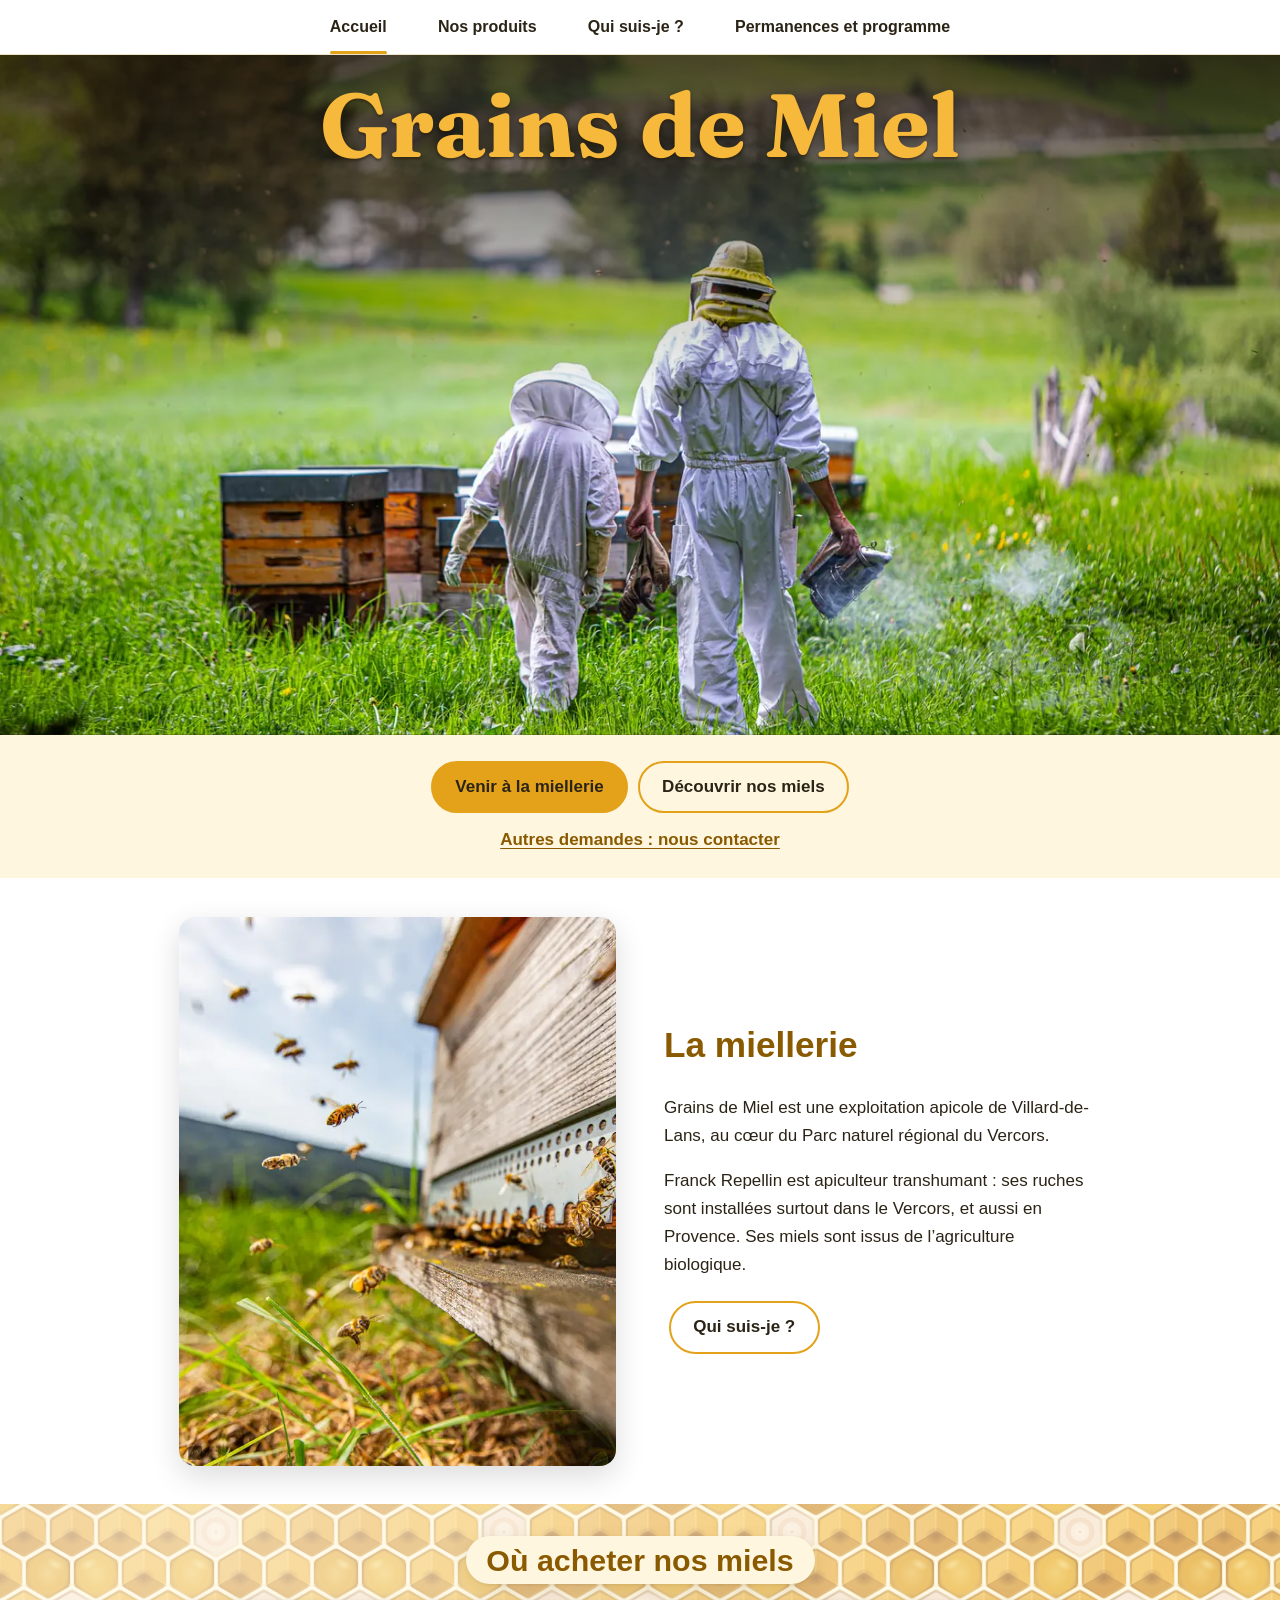
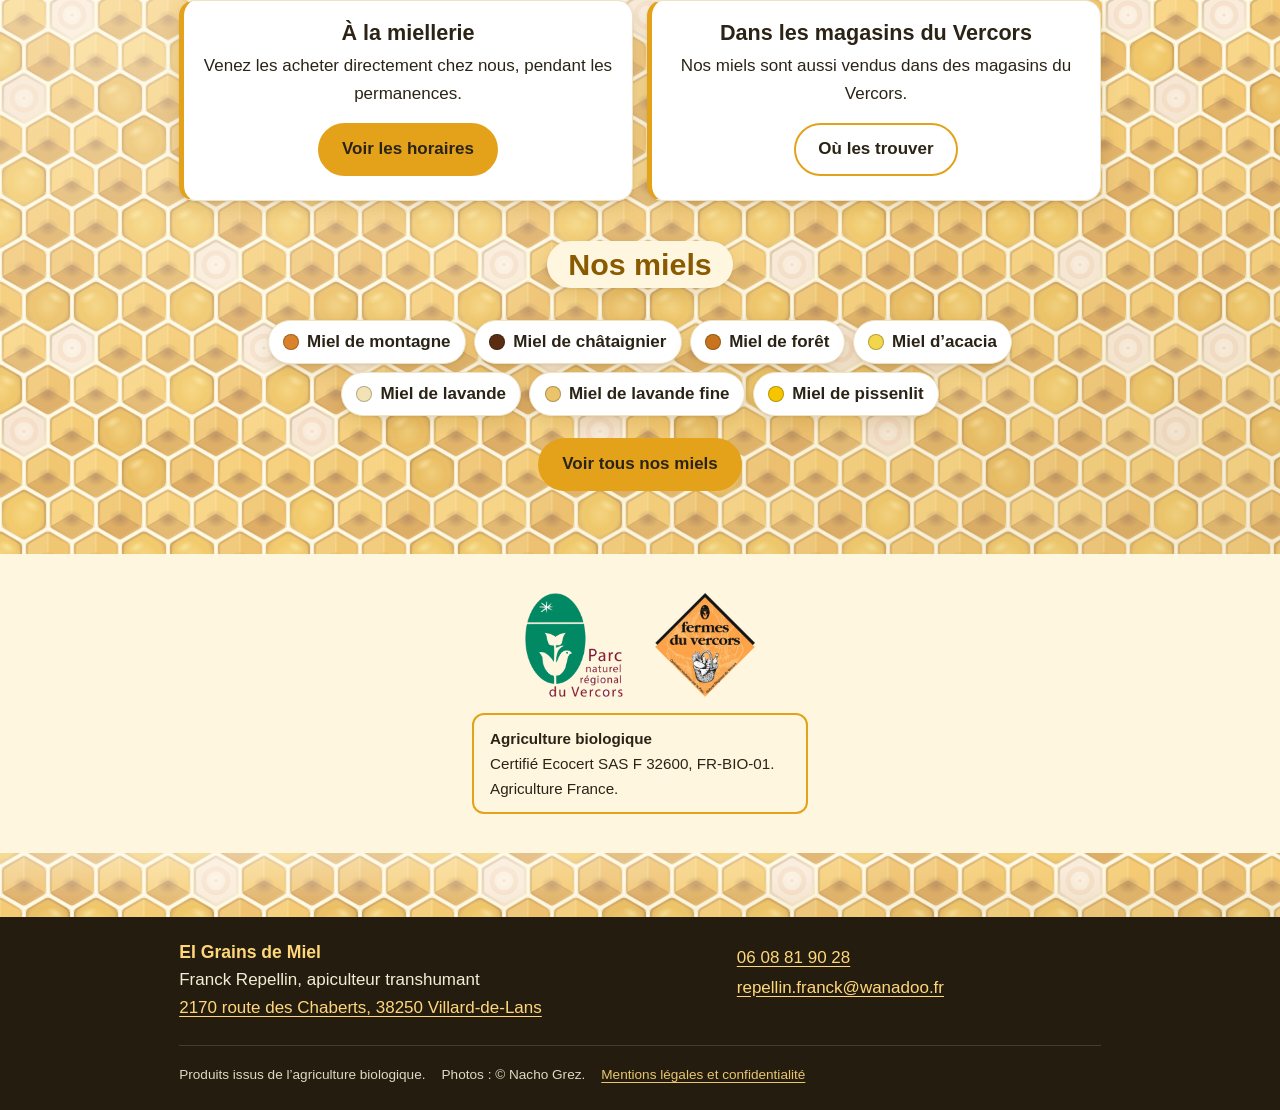
<file: index.html>
<!doctype html>
<html lang="fr"><head><meta charset="utf-8">
<meta name="viewport" content="width=device-width, initial-scale=1, viewport-fit=cover">
<title>Grains de Miel – Miellerie bio à Villard-de-Lans, Vercors</title><meta name="description" content="Grains de Miel, miellerie bio de Franck Repellin, apiculteur transhumant à Villard-de-Lans (Vercors). Vente directe, goûters et ateliers."><meta name="robots" content="index,follow,max-image-preview:large">
<meta name="color-scheme" content="light dark"><meta name="theme-color" content="#E3A21A">
<meta property="og:title" content="Grains de Miel – Miellerie bio à Villard-de-Lans, Vercors"><meta property="og:description" content="Grains de Miel, miellerie bio de Franck Repellin, apiculteur transhumant à Villard-de-Lans (Vercors). Vente directe, goûters et ateliers."><meta property="og:type" content="website"><meta property="og:locale" content="fr_FR"><meta property="og:site_name" content="Grains de Miel"><link rel="canonical" href="https://grains-de-miel.github.io/"><meta property="og:url" content="https://grains-de-miel.github.io/"><meta property="og:image" content="https://grains-de-miel.github.io/img/og.jpg"><meta property="og:image:width" content="1200"><meta property="og:image:height" content="630"><meta name="twitter:card" content="summary_large_image">
<link rel="icon" href="img/favicon.svg" type="image/svg+xml"><link rel="preload" as="font" type="font/woff2" href="fonts/fraunces-titre.woff2" crossorigin><link rel="preload" as="image" href="img/franck-1400.webp" imagesrcset="img/franck-800.webp 800w, img/franck-1400.webp 1400w, img/franck-2000.webp 2000w" imagesizes="100vw">
<script>document.documentElement.className="js"</script>
<link rel="stylesheet" href="style.css?v=2.6"><script type="application/ld+json">{"@context": "https://schema.org", "@type": "LocalBusiness", "name": "Grains de Miel", "url": "https://grains-de-miel.github.io/", "image": "https://grains-de-miel.github.io/img/og.jpg", "description": "Miellerie bio et apiculteur transhumant à Villard-de-Lans, dans le Vercors. Vente directe de miels.", "telephone": "+33608819028", "email": "repellin.franck@wanadoo.fr", "identifier": "44109923100025", "hasMap": "https://maps.app.goo.gl/J6FmxKRYD6gsowgJ6", "founder": {"@type": "Person", "name": "Franck Repellin"}, "address": {"@type": "PostalAddress", "streetAddress": "2170 route des Chaberts", "postalCode": "38250", "addressLocality": "Villard-de-Lans", "addressCountry": "FR"}, "openingHoursSpecification": [{"@type": "OpeningHoursSpecification", "dayOfWeek": "Wednesday", "opens": "16:00", "closes": "18:30"}, {"@type": "OpeningHoursSpecification", "dayOfWeek": "Friday", "opens": "16:30", "closes": "18:30"}]}</script></head>
<body><a class="skip" href="#contenu">Aller au contenu</a>
<header class="top"><nav aria-label="Menu principal"><ul><li><a href="index.html" aria-current="page">Accueil</a></li><li><a href="produits.html">Nos produits</a></li><li><a href="qui-suis-je.html">Qui suis&#8209;je&nbsp;?</a></li><li><a href="permanences.html">Permanences et&nbsp;programme</a></li></ul></nav></header>
<main id="contenu"><section class="hero"><img src="img/franck-1400.webp" srcset="img/franck-800.webp 800w, img/franck-1400.webp 1400w, img/franck-2000.webp 2000w" sizes="100vw" width="2000" height="1334" fetchpriority="high" alt="Franck et son fils, en tenue d’apiculteur, marchent vers les ruches dans une prairie du Vercors"><h1>Grains de Miel</h1></section>
<section class="cta"><a class="btn" href="permanences.html">Venir à la miellerie</a><a class="btn alt" href="produits.html">Découvrir nos miels</a><br><a class="lien" href="permanences.html#contact">Autres demandes : nous contacter</a></section>
<section class="wrap split"><img class="rv" src="img/abeilles-1000.webp" srcset="img/abeilles-600.webp 600w, img/abeilles-1000.webp 1000w" sizes="(min-width:760px) 460px, 100vw" width="1000" height="1257" loading="lazy" decoding="async" alt="Abeilles qui reviennent à l’entrée d’une ruche, avec la montagne en arrière-plan"><div class="rv" style="--d:.1s">
<h2>La miellerie</h2><p>Grains de Miel est une exploitation apicole de Villard-de-Lans, au cœur du Parc naturel régional du Vercors.</p>
<p>Franck Repellin est apiculteur transhumant : ses ruches sont installées surtout dans le Vercors, et aussi en Provence. Ses miels sont issus de l’agriculture biologique.</p>
<a class="btn alt" href="qui-suis-je.html">Qui suis-je ?</a></div></section>
<section class="alv"><div class="wrap center"><h2 class="plaque rv">Où acheter nos miels</h2><div class="days two"><div class="card rv"><h3>À la miellerie</h3><p>Venez les acheter directement chez nous, pendant les permanences.</p><a class="btn" href="permanences.html">Voir les horaires</a></div><div class="card rv" style="--d:.1s"><h3>Dans les magasins du Vercors</h3><p>Nos miels sont aussi vendus dans des magasins du Vercors.</p><a class="btn alt" href="produits.html#acheter">Où les trouver</a></div></div></div>
<div class="wrap center rv"><h2 class="plaque">Nos miels</h2><div class="chips" style="justify-content:center"><a href="produits.html" style="--c:#D9822B"><i></i>Miel de montagne</a><a href="produits.html" style="--c:#5a2d12"><i></i>Miel de châtaignier</a><a href="produits.html" style="--c:#C8741E"><i></i>Miel de forêt</a><a href="produits.html" style="--c:#F2D64B"><i></i>Miel d’acacia</a><a href="produits.html" style="--c:#F1E3B5"><i></i>Miel de lavande</a><a href="produits.html" style="--c:#EAC36A"><i></i>Miel de lavande fine</a><a href="produits.html" style="--c:#F7C500"><i></i>Miel de pissenlit</a></div><p><a class="btn" href="produits.html">Voir tous nos miels</a></p></div></section>
<section class="soft"><div class="wrap rv"><div class="logos"><img src="img/logo-parc-vercors.png" width="300" height="318" loading="lazy" alt="Parc naturel régional du Vercors"><img src="img/logo-fermes-vercors.png" width="300" height="312" loading="lazy" alt="Fermes du Vercors, opération soutenue par le Parc naturel régional du Vercors"></div><div class="center"><p class="bio"><strong>Agriculture biologique</strong><br>Certifié Ecocert SAS F 32600, FR-BIO-01. Agriculture France.</p></div></div></section></main>
<div class="ruban" aria-hidden="true"></div>
<footer><div class="wrap">
<div><h2>EI Grains de Miel</h2><p>Franck Repellin, apiculteur transhumant<br><a href="https://maps.app.goo.gl/J6FmxKRYD6gsowgJ6" rel="noopener" target="_blank">2170 route des Chaberts, 38250 Villard-de-Lans</a></p></div>
<div><p><a href="tel:+33608819028">06 08 81 90 28</a><br><a href="mailto:repellin.franck@wanadoo.fr">repellin.franck@wanadoo.fr</a></p></div>
<p class="fine"><span>Produits issus de l’agriculture biologique.</span><span>Photos : © Nacho Grez.</span><a href="mentions-legales.html">Mentions légales et confidentialité</a></p>
</div></footer><script src="script.js?v=2.4" defer></script></body></html>
</file>
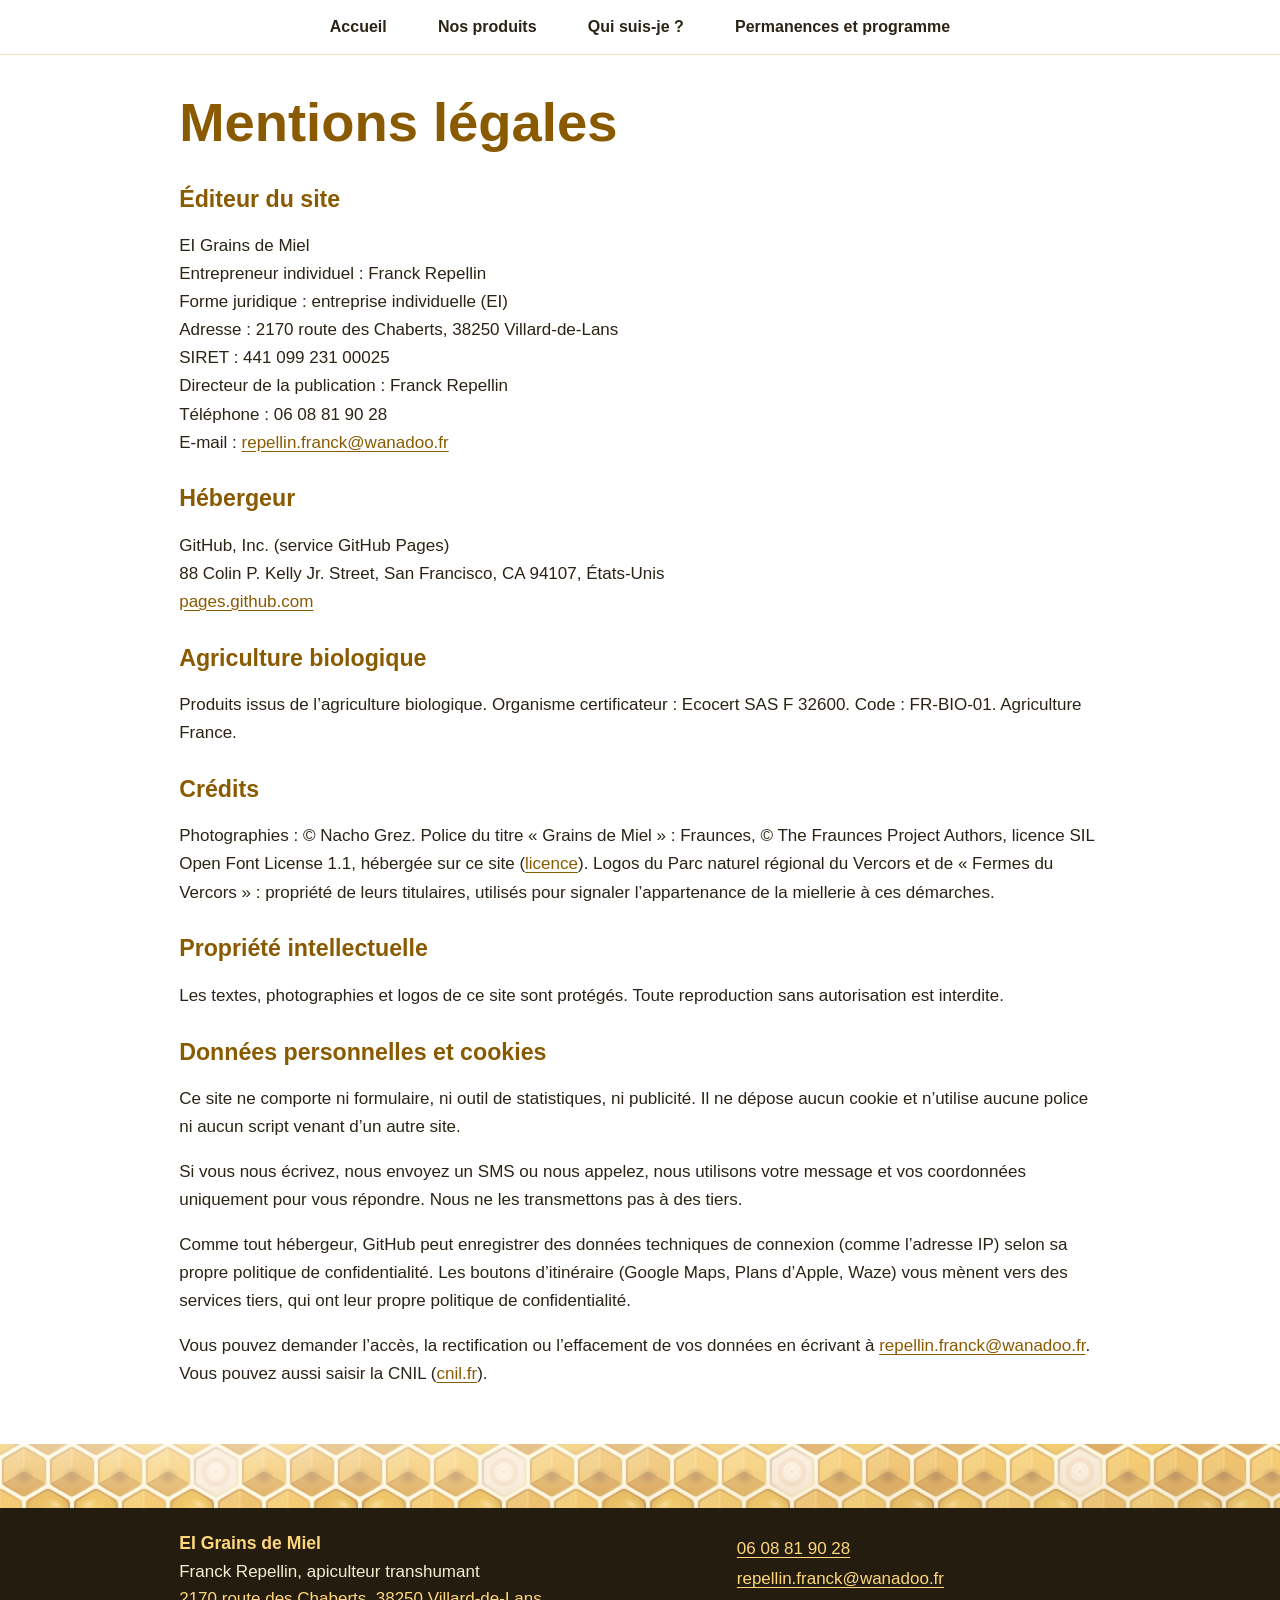
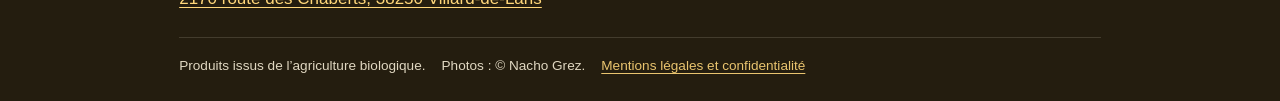
<file: mentions-legales.html>
<!doctype html>
<html lang="fr"><head><meta charset="utf-8">
<meta name="viewport" content="width=device-width, initial-scale=1, viewport-fit=cover">
<title>Mentions légales et confidentialité – Grains de Miel</title><meta name="description" content="Mentions légales et politique de confidentialité du site Grains de Miel."><meta name="robots" content="index,follow,max-image-preview:large">
<meta name="color-scheme" content="light dark"><meta name="theme-color" content="#E3A21A">
<meta property="og:title" content="Mentions légales et confidentialité – Grains de Miel"><meta property="og:description" content="Mentions légales et politique de confidentialité du site Grains de Miel."><meta property="og:type" content="website"><meta property="og:locale" content="fr_FR"><meta property="og:site_name" content="Grains de Miel"><link rel="canonical" href="https://grains-de-miel.github.io/mentions-legales.html"><meta property="og:url" content="https://grains-de-miel.github.io/mentions-legales.html"><meta property="og:image" content="https://grains-de-miel.github.io/img/og.jpg"><meta property="og:image:width" content="1200"><meta property="og:image:height" content="630"><meta name="twitter:card" content="summary_large_image">
<link rel="icon" href="img/favicon.svg" type="image/svg+xml">
<script>document.documentElement.className="js"</script>
<link rel="stylesheet" href="style.css?v=2.6"></head>
<body><a class="skip" href="#contenu">Aller au contenu</a>
<header class="top"><nav aria-label="Menu principal"><ul><li><a href="index.html">Accueil</a></li><li><a href="produits.html">Nos produits</a></li><li><a href="qui-suis-je.html">Qui suis&#8209;je&nbsp;?</a></li><li><a href="permanences.html">Permanences et&nbsp;programme</a></li></ul></nav></header>
<main id="contenu">
<section class="wrap pagehead legal"><h1>Mentions légales</h1>
<h2>Éditeur du site</h2><p>EI Grains de Miel<br>Entrepreneur individuel : Franck Repellin<br>Forme juridique : entreprise individuelle (EI)<br>Adresse : 2170 route des Chaberts, 38250 Villard-de-Lans<br>SIRET : 441 099 231 00025<br>Directeur de la publication : Franck Repellin<br>Téléphone : 06 08 81 90 28<br>E-mail : <a href="mailto:repellin.franck@wanadoo.fr">repellin.franck@wanadoo.fr</a></p>
<h2>Hébergeur</h2><p>GitHub, Inc. (service GitHub Pages)<br>88 Colin P. Kelly Jr. Street, San Francisco, CA 94107, États-Unis<br><a href="https://pages.github.com/">pages.github.com</a></p>
<h2>Agriculture biologique</h2><p>Produits issus de l’agriculture biologique. Organisme certificateur : Ecocert SAS F 32600. Code : FR-BIO-01. Agriculture France.</p>
<h2>Crédits</h2><p>Photographies : © Nacho Grez. Police du titre « Grains de Miel » : Fraunces, © The Fraunces Project Authors, licence SIL Open Font License 1.1, hébergée sur ce site (<a href="fonts/OFL.txt">licence</a>). Logos du Parc naturel régional du Vercors et de « Fermes du Vercors » : propriété de leurs titulaires, utilisés pour signaler l’appartenance de la miellerie à ces démarches.</p>
<h2>Propriété intellectuelle</h2><p>Les textes, photographies et logos de ce site sont protégés. Toute reproduction sans autorisation est interdite.</p>
<h2>Données personnelles et cookies</h2><p>Ce site ne comporte ni formulaire, ni outil de statistiques, ni publicité. Il ne dépose aucun cookie et n’utilise aucune police ni aucun script venant d’un autre site.</p>
<p>Si vous nous écrivez, nous envoyez un SMS ou nous appelez, nous utilisons votre message et vos coordonnées uniquement pour vous répondre. Nous ne les transmettons pas à des tiers.</p>
<p>Comme tout hébergeur, GitHub peut enregistrer des données techniques de connexion (comme l’adresse IP) selon sa propre politique de confidentialité. Les boutons d’itinéraire (Google Maps, Plans d’Apple, Waze) vous mènent vers des services tiers, qui ont leur propre politique de confidentialité.</p>
<p>Vous pouvez demander l’accès, la rectification ou l’effacement de vos données en écrivant à <a href="mailto:repellin.franck@wanadoo.fr">repellin.franck@wanadoo.fr</a>. Vous pouvez aussi saisir la CNIL (<a href="https://www.cnil.fr">cnil.fr</a>).</p></section></main>
<div class="ruban" aria-hidden="true"></div>
<footer><div class="wrap">
<div><h2>EI Grains de Miel</h2><p>Franck Repellin, apiculteur transhumant<br><a href="https://maps.app.goo.gl/J6FmxKRYD6gsowgJ6" rel="noopener" target="_blank">2170 route des Chaberts, 38250 Villard-de-Lans</a></p></div>
<div><p><a href="tel:+33608819028">06 08 81 90 28</a><br><a href="mailto:repellin.franck@wanadoo.fr">repellin.franck@wanadoo.fr</a></p></div>
<p class="fine"><span>Produits issus de l’agriculture biologique.</span><span>Photos : © Nacho Grez.</span><a href="mentions-legales.html">Mentions légales et confidentialité</a></p>
</div></footer><script src="script.js?v=2.4" defer></script></body></html>
</file>
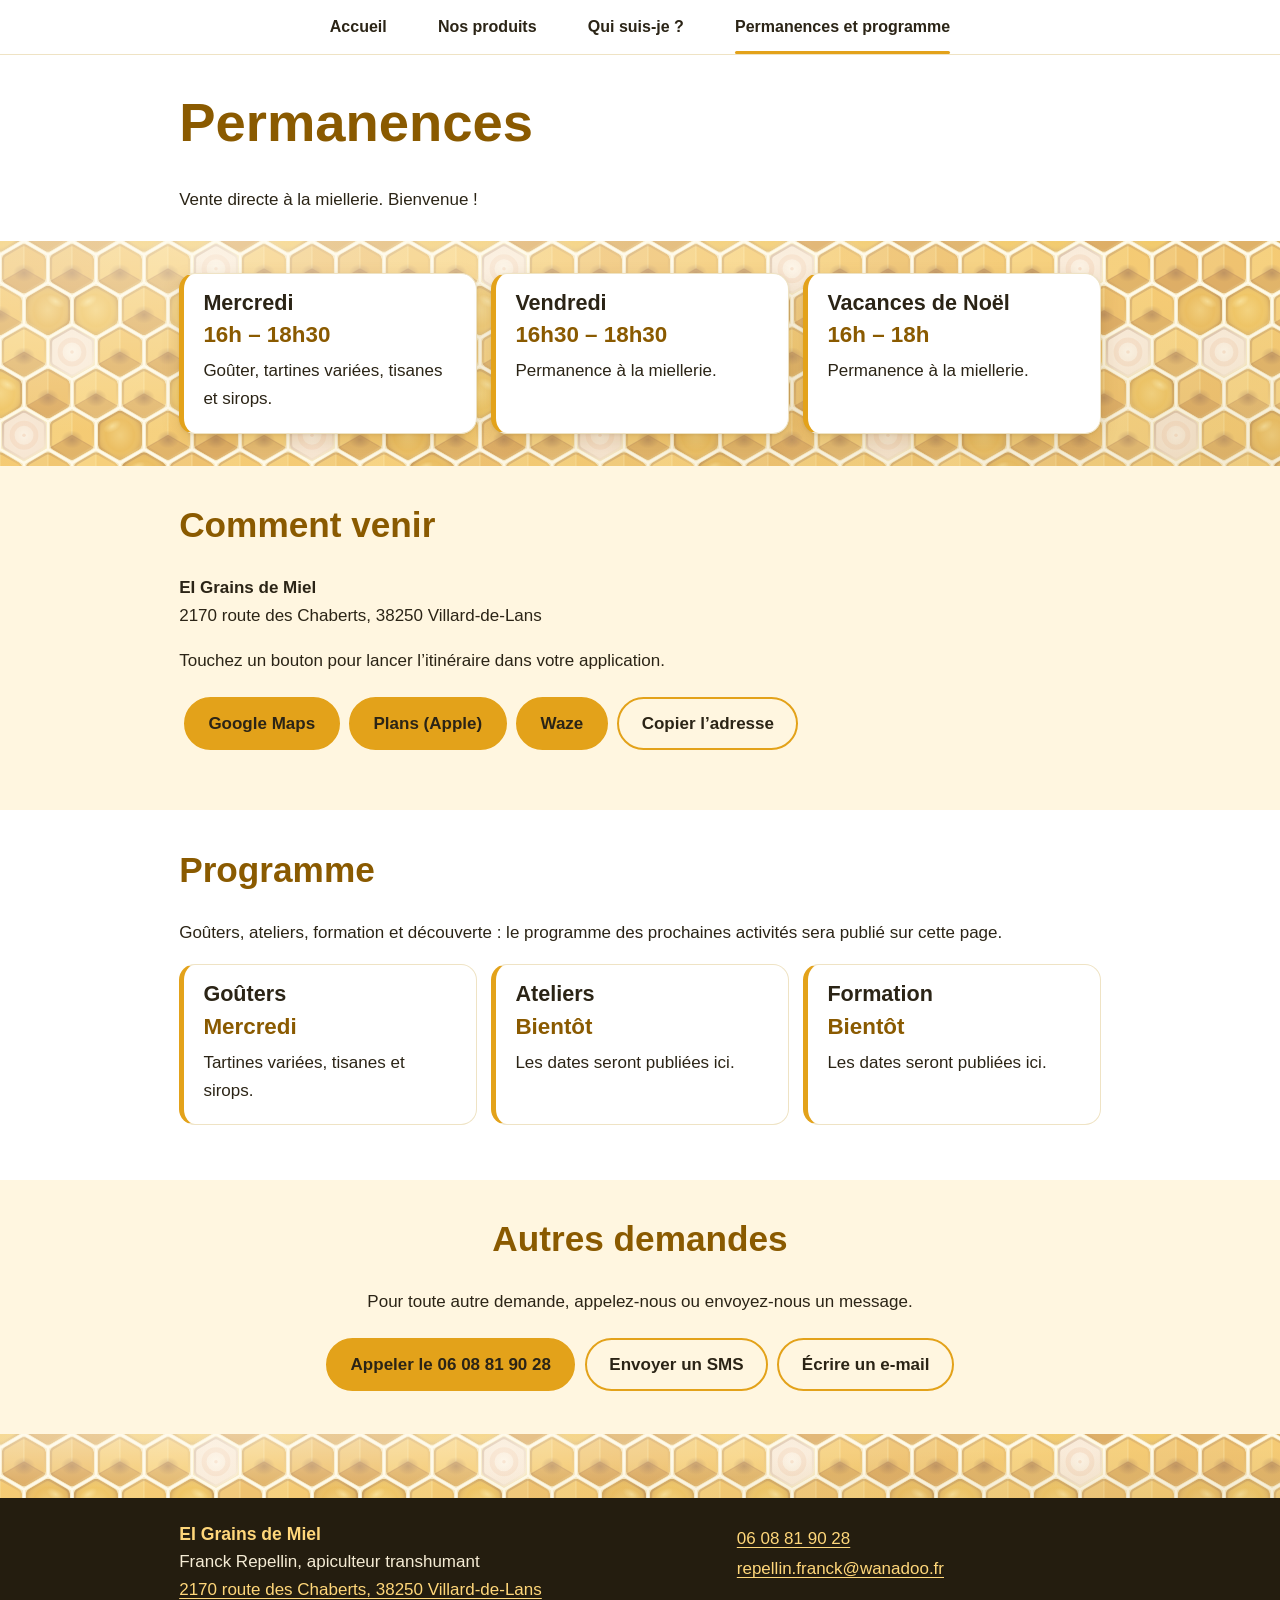
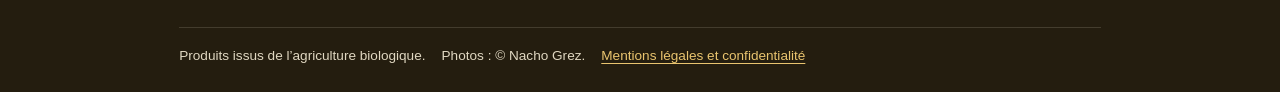
<file: permanences.html>
<!doctype html>
<html lang="fr"><head><meta charset="utf-8">
<meta name="viewport" content="width=device-width, initial-scale=1, viewport-fit=cover">
<title>Permanences, horaires et programme – Grains de Miel</title><meta name="description" content="Permanences à la miellerie de Villard-de-Lans le mercredi, le vendredi et pendant les vacances de Noël. Itinéraire et programme des activités."><meta name="robots" content="index,follow,max-image-preview:large">
<meta name="color-scheme" content="light dark"><meta name="theme-color" content="#E3A21A">
<meta property="og:title" content="Permanences, horaires et programme – Grains de Miel"><meta property="og:description" content="Permanences à la miellerie de Villard-de-Lans le mercredi, le vendredi et pendant les vacances de Noël. Itinéraire et programme des activités."><meta property="og:type" content="website"><meta property="og:locale" content="fr_FR"><meta property="og:site_name" content="Grains de Miel"><link rel="canonical" href="https://grains-de-miel.github.io/permanences.html"><meta property="og:url" content="https://grains-de-miel.github.io/permanences.html"><meta property="og:image" content="https://grains-de-miel.github.io/img/og.jpg"><meta property="og:image:width" content="1200"><meta property="og:image:height" content="630"><meta name="twitter:card" content="summary_large_image">
<link rel="icon" href="img/favicon.svg" type="image/svg+xml">
<script>document.documentElement.className="js"</script>
<link rel="stylesheet" href="style.css?v=2.6"><script type="application/ld+json">{"@context": "https://schema.org", "@type": "LocalBusiness", "name": "Grains de Miel", "url": "https://grains-de-miel.github.io/", "image": "https://grains-de-miel.github.io/img/og.jpg", "description": "Miellerie bio et apiculteur transhumant à Villard-de-Lans, dans le Vercors. Vente directe de miels.", "telephone": "+33608819028", "email": "repellin.franck@wanadoo.fr", "identifier": "44109923100025", "hasMap": "https://maps.app.goo.gl/J6FmxKRYD6gsowgJ6", "founder": {"@type": "Person", "name": "Franck Repellin"}, "address": {"@type": "PostalAddress", "streetAddress": "2170 route des Chaberts", "postalCode": "38250", "addressLocality": "Villard-de-Lans", "addressCountry": "FR"}, "openingHoursSpecification": [{"@type": "OpeningHoursSpecification", "dayOfWeek": "Wednesday", "opens": "16:00", "closes": "18:30"}, {"@type": "OpeningHoursSpecification", "dayOfWeek": "Friday", "opens": "16:30", "closes": "18:30"}]}</script></head>
<body><a class="skip" href="#contenu">Aller au contenu</a>
<header class="top"><nav aria-label="Menu principal"><ul><li><a href="index.html">Accueil</a></li><li><a href="produits.html">Nos produits</a></li><li><a href="qui-suis-je.html">Qui suis&#8209;je&nbsp;?</a></li><li><a href="permanences.html" aria-current="page">Permanences et&nbsp;programme</a></li></ul></nav></header>
<main id="contenu">
<section class="wrap pagehead court"><h1>Permanences</h1><p>Vente directe à la miellerie. Bienvenue !</p></section>
<section class="alv"><div class="wrap"><div class="days"><div class="card rv"><h3>Mercredi</h3><p class="h">16h – 18h30</p><p>Goûter, tartines variées, tisanes et sirops.</p></div><div class="card rv"><h3>Vendredi</h3><p class="h">16h30 – 18h30</p><p>Permanence à la miellerie.</p></div><div class="card rv"><h3>Vacances de Noël</h3><p class="h">16h – 18h</p><p>Permanence à la miellerie.</p></div></div></div></section>
<section class="soft" id="acces"><div class="wrap"><h2 class="rv">Comment venir</h2><p class="rv"><strong>EI Grains de Miel</strong><br>2170 route des Chaberts, 38250 Villard-de-Lans</p>
<p class="rv">Touchez un bouton pour lancer l’itinéraire dans votre application.</p>
<p class="rv"><a class="btn" href="https://www.google.com/maps/dir/?api=1&destination=2170%20route%20des%20Chaberts%2C%2038250%20Villard-de-Lans&travelmode=driving" rel="noopener" target="_blank">Google Maps</a><a class="btn" href="https://maps.apple.com/?daddr=2170%20route%20des%20Chaberts%2C%2038250%20Villard-de-Lans&dirflg=d" rel="noopener" target="_blank">Plans (Apple)</a><a class="btn" href="https://waze.com/ul?q=2170%20route%20des%20Chaberts%2C%2038250%20Villard-de-Lans&navigate=yes" rel="noopener" target="_blank">Waze</a><button class="btn alt" type="button" data-copy="2170 route des Chaberts, 38250 Villard-de-Lans" hidden>Copier l’adresse</button></p></div></section>
<section class="wrap" id="programme"><h2 class="rv">Programme</h2><p class="rv">Goûters, ateliers, formation et découverte : le programme des prochaines activités sera publié sur cette page.</p>
<div class="days"><div class="card rv"><h3>Goûters</h3><p class="h">Mercredi</p><p>Tartines variées, tisanes et sirops.</p></div><div class="card rv"><h3>Ateliers</h3><p class="h">Bientôt</p><p>Les dates seront publiées ici.</p></div><div class="card rv"><h3>Formation</h3><p class="h">Bientôt</p><p>Les dates seront publiées ici.</p></div></div></section>
<section class="soft" id="contact"><div class="wrap center rv"><h2>Autres demandes</h2><p>Pour toute autre demande, appelez-nous ou envoyez-nous un message.</p><a class="btn" href="tel:+33608819028">Appeler le 06 08 81 90 28</a><a class="btn alt" href="sms:+33608819028?&amp;body=Bonjour%2C%20">Envoyer un SMS</a><a class="btn alt" href="mailto:repellin.franck@wanadoo.fr?subject=Demande%20depuis%20le%20site&amp;body=Bonjour%2C%0A%0A">Écrire un e-mail</a></div></section></main>
<div class="ruban" aria-hidden="true"></div>
<footer><div class="wrap">
<div><h2>EI Grains de Miel</h2><p>Franck Repellin, apiculteur transhumant<br><a href="https://maps.app.goo.gl/J6FmxKRYD6gsowgJ6" rel="noopener" target="_blank">2170 route des Chaberts, 38250 Villard-de-Lans</a></p></div>
<div><p><a href="tel:+33608819028">06 08 81 90 28</a><br><a href="mailto:repellin.franck@wanadoo.fr">repellin.franck@wanadoo.fr</a></p></div>
<p class="fine"><span>Produits issus de l’agriculture biologique.</span><span>Photos : © Nacho Grez.</span><a href="mentions-legales.html">Mentions légales et confidentialité</a></p>
</div></footer><script src="script.js?v=2.4" defer></script></body></html>
</file>
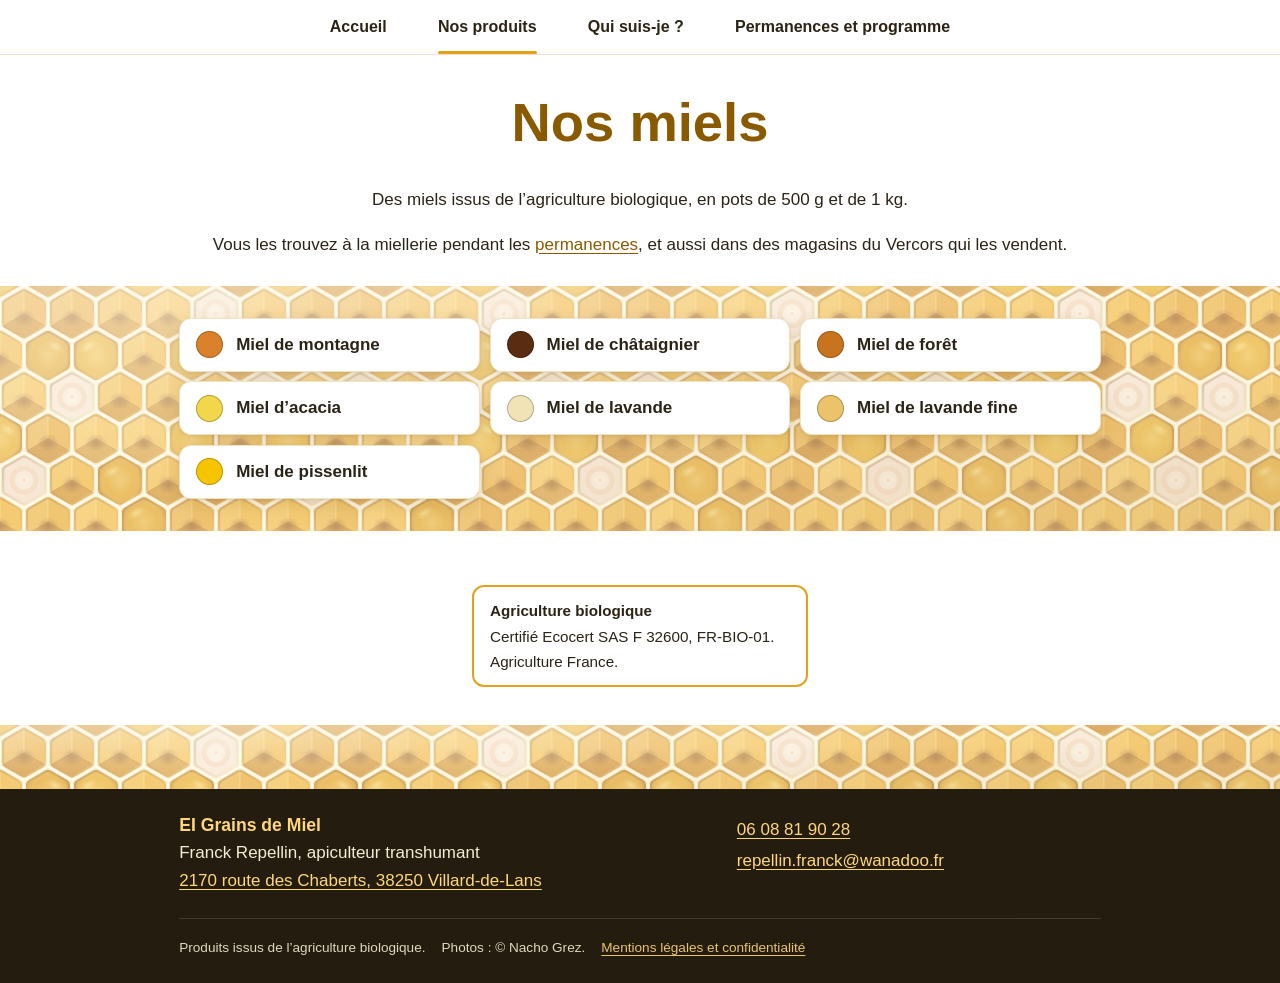
<file: produits.html>
<!doctype html>
<html lang="fr"><head><meta charset="utf-8">
<meta name="viewport" content="width=device-width, initial-scale=1, viewport-fit=cover">
<title>Nos miels bio – Grains de Miel</title><meta name="description" content="Miels bio de montagne, châtaignier, forêt, acacia, lavande et pissenlit, en pots de 500 g et 1 kg. À la miellerie de Villard-de-Lans."><meta name="robots" content="index,follow,max-image-preview:large">
<meta name="color-scheme" content="light dark"><meta name="theme-color" content="#E3A21A">
<meta property="og:title" content="Nos miels bio – Grains de Miel"><meta property="og:description" content="Miels bio de montagne, châtaignier, forêt, acacia, lavande et pissenlit, en pots de 500 g et 1 kg. À la miellerie de Villard-de-Lans."><meta property="og:type" content="website"><meta property="og:locale" content="fr_FR"><meta property="og:site_name" content="Grains de Miel"><link rel="canonical" href="https://grains-de-miel.github.io/produits.html"><meta property="og:url" content="https://grains-de-miel.github.io/produits.html"><meta property="og:image" content="https://grains-de-miel.github.io/img/og.jpg"><meta property="og:image:width" content="1200"><meta property="og:image:height" content="630"><meta name="twitter:card" content="summary_large_image">
<link rel="icon" href="img/favicon.svg" type="image/svg+xml">
<script>document.documentElement.className="js"</script>
<link rel="stylesheet" href="style.css?v=2.6"></head>
<body><a class="skip" href="#contenu">Aller au contenu</a>
<header class="top"><nav aria-label="Menu principal"><ul><li><a href="index.html">Accueil</a></li><li><a href="produits.html" aria-current="page">Nos produits</a></li><li><a href="qui-suis-je.html">Qui suis&#8209;je&nbsp;?</a></li><li><a href="permanences.html">Permanences et&nbsp;programme</a></li></ul></nav></header>
<main id="contenu">
<section class="wrap pagehead center court"><h1>Nos miels</h1><p>Des miels issus de l’agriculture biologique, en pots de 500 g et de 1 kg.</p>
<p id="acheter">Vous les trouvez à la miellerie pendant les <a href="permanences.html">permanences</a>, et aussi dans des magasins du Vercors qui les vendent.</p></section>
<section class="alv"><div class="wrap center"><ul class="miels"><li class="rv" style="--c:#D9822B;--d:0.0s"><i></i>Miel de montagne</li><li class="rv" style="--c:#5a2d12;--d:0.05s"><i></i>Miel de châtaignier</li><li class="rv" style="--c:#C8741E;--d:0.1s"><i></i>Miel de forêt</li><li class="rv" style="--c:#F2D64B;--d:0.15000000000000002s"><i></i>Miel d’acacia</li><li class="rv" style="--c:#F1E3B5;--d:0.2s"><i></i>Miel de lavande</li><li class="rv" style="--c:#EAC36A;--d:0.25s"><i></i>Miel de lavande fine</li><li class="rv" style="--c:#F7C500;--d:0.30000000000000004s"><i></i>Miel de pissenlit</li></ul></div></section>
<section class="wrap center"><p class="bio"><strong>Agriculture biologique</strong><br>Certifié Ecocert SAS F 32600, FR-BIO-01. Agriculture France.</p></section></main>
<div class="ruban" aria-hidden="true"></div>
<footer><div class="wrap">
<div><h2>EI Grains de Miel</h2><p>Franck Repellin, apiculteur transhumant<br><a href="https://maps.app.goo.gl/J6FmxKRYD6gsowgJ6" rel="noopener" target="_blank">2170 route des Chaberts, 38250 Villard-de-Lans</a></p></div>
<div><p><a href="tel:+33608819028">06 08 81 90 28</a><br><a href="mailto:repellin.franck@wanadoo.fr">repellin.franck@wanadoo.fr</a></p></div>
<p class="fine"><span>Produits issus de l’agriculture biologique.</span><span>Photos : © Nacho Grez.</span><a href="mentions-legales.html">Mentions légales et confidentialité</a></p>
</div></footer><script src="script.js?v=2.4" defer></script></body></html>
</file>
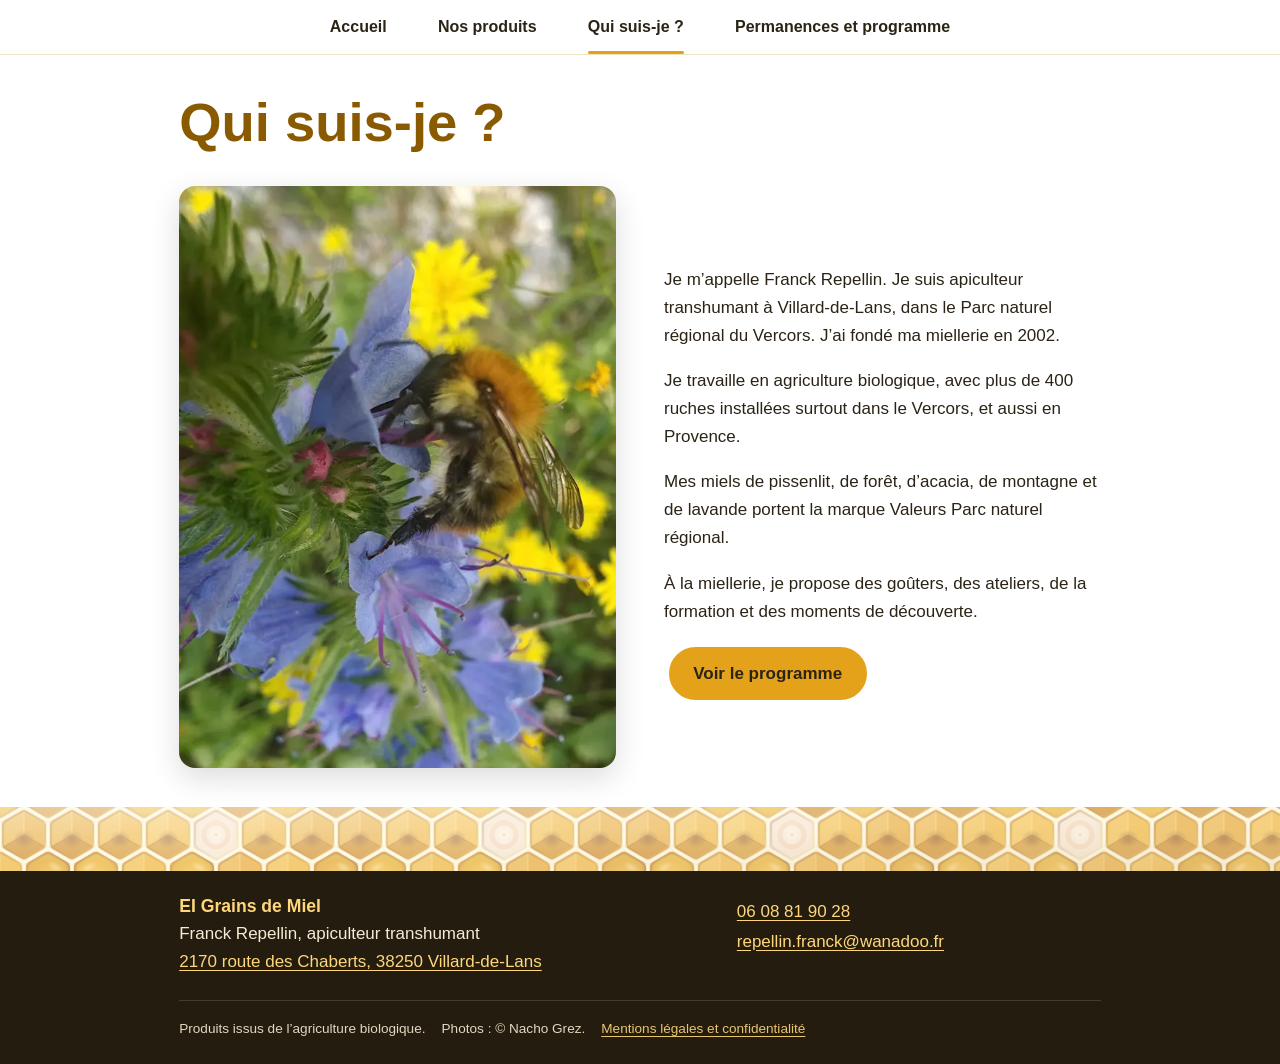
<file: qui-suis-je.html>
<!doctype html>
<html lang="fr"><head><meta charset="utf-8">
<meta name="viewport" content="width=device-width, initial-scale=1, viewport-fit=cover">
<title>Qui suis-je ? Franck Repellin, apiculteur – Grains de Miel</title><meta name="description" content="Franck Repellin, apiculteur transhumant bio à Villard-de-Lans, dans le Parc naturel régional du Vercors."><meta name="robots" content="index,follow,max-image-preview:large">
<meta name="color-scheme" content="light dark"><meta name="theme-color" content="#E3A21A">
<meta property="og:title" content="Qui suis-je ? Franck Repellin, apiculteur – Grains de Miel"><meta property="og:description" content="Franck Repellin, apiculteur transhumant bio à Villard-de-Lans, dans le Parc naturel régional du Vercors."><meta property="og:type" content="website"><meta property="og:locale" content="fr_FR"><meta property="og:site_name" content="Grains de Miel"><link rel="canonical" href="https://grains-de-miel.github.io/qui-suis-je.html"><meta property="og:url" content="https://grains-de-miel.github.io/qui-suis-je.html"><meta property="og:image" content="https://grains-de-miel.github.io/img/og.jpg"><meta property="og:image:width" content="1200"><meta property="og:image:height" content="630"><meta name="twitter:card" content="summary_large_image">
<link rel="icon" href="img/favicon.svg" type="image/svg+xml">
<script>document.documentElement.className="js"</script>
<link rel="stylesheet" href="style.css?v=2.6"></head>
<body><a class="skip" href="#contenu">Aller au contenu</a>
<header class="top"><nav aria-label="Menu principal"><ul><li><a href="index.html">Accueil</a></li><li><a href="produits.html">Nos produits</a></li><li><a href="qui-suis-je.html" aria-current="page">Qui suis&#8209;je&nbsp;?</a></li><li><a href="permanences.html">Permanences et&nbsp;programme</a></li></ul></nav></header>
<main id="contenu">
<section class="wrap pagehead"><h1>Qui suis-je ?</h1>
<div class="split"><img class="rv" src="img/butineur-900.webp" srcset="img/butineur-600.webp 600w, img/butineur-900.webp 900w" sizes="(min-width:760px) 460px, 100vw" width="900" height="1200" loading="lazy" decoding="async" alt="Un butineur sur des fleurs bleues dans une prairie"><div class="rv" style="--d:.1s">
<p>Je m’appelle Franck Repellin. Je suis apiculteur transhumant à Villard-de-Lans, dans le Parc naturel régional du Vercors. J’ai fondé ma miellerie en 2002.</p>
<p>Je travaille en agriculture biologique, avec plus de 400 ruches installées surtout dans le Vercors, et aussi en Provence.</p>
<p>Mes miels de pissenlit, de forêt, d’acacia, de montagne et de lavande portent la marque Valeurs Parc naturel régional.</p>
<p>À la miellerie, je propose des goûters, des ateliers, de la formation et des moments de découverte.</p>
<a class="btn" href="permanences.html#programme">Voir le programme</a></div></div></section></main>
<div class="ruban" aria-hidden="true"></div>
<footer><div class="wrap">
<div><h2>EI Grains de Miel</h2><p>Franck Repellin, apiculteur transhumant<br><a href="https://maps.app.goo.gl/J6FmxKRYD6gsowgJ6" rel="noopener" target="_blank">2170 route des Chaberts, 38250 Villard-de-Lans</a></p></div>
<div><p><a href="tel:+33608819028">06 08 81 90 28</a><br><a href="mailto:repellin.franck@wanadoo.fr">repellin.franck@wanadoo.fr</a></p></div>
<p class="fine"><span>Produits issus de l’agriculture biologique.</span><span>Photos : © Nacho Grez.</span><a href="mentions-legales.html">Mentions légales et confidentialité</a></p>
</div></footer><script src="script.js?v=2.4" defer></script></body></html>
</file>
<file: style.css>
@font-face{font-family:"Fraunces Titre";src:url(fonts/fraunces-titre.woff2) format("woff2");font-weight:700;font-style:normal;font-display:swap}
:root{--honey:#E3A21A;--honey-d:#8a5a00;--ink:#2b2416;--mute:#6b5a3a;--bg:#fff;--soft:#fff6e0;--card:#fff;--line:#efe3c4;--r:16px;--sans:Arial,Helvetica,sans-serif;--titre:"Fraunces Titre",Georgia,"Times New Roman",serif;--foot:#241d0f;color-scheme:light dark}
@media(prefers-color-scheme:dark){:root{--honey-d:#f0b73a;--ink:#f4ecd8;--mute:#c9b98f;--bg:#15110a;--soft:#15110a;--card:#1f1911;--line:#3a3120;--foot:#15110a}.soft,.cta{border-block:1px solid var(--line)}footer{border-top:1px solid var(--line)}}
@view-transition{navigation:auto}
::view-transition-group(root){animation-duration:.2s}
*{box-sizing:border-box}
html{-webkit-text-size-adjust:100%;scroll-behavior:smooth;scroll-padding-top:5rem;overflow-x:clip;background:var(--foot)}
body{margin:0;min-height:100vh;min-height:100svh;display:flex;flex-direction:column;overflow-x:clip;font:17px/1.65 var(--sans);color:var(--ink);background:var(--foot);-webkit-tap-highlight-color:rgba(227,162,26,.25)}
main{flex:1 0 auto;background:var(--bg)}
img{max-width:100%;height:auto;display:block}
a{color:var(--honey-d);text-underline-offset:3px}
[hidden]{display:none!important}
:focus-visible{outline:3px solid var(--honey);outline-offset:3px;border-radius:4px}
.skip{position:absolute;left:-999px}.skip:focus{left:8px;top:8px;background:var(--bg);padding:8px;z-index:20}
.top{position:sticky;top:0;z-index:10;padding-top:env(safe-area-inset-top);background:var(--bg);border-bottom:1px solid var(--line)}
.top ul{display:flex;justify-content:space-between;align-items:stretch;list-style:none;margin:0 auto;padding:0 max(.7rem,env(safe-area-inset-right)) 0 max(.7rem,env(safe-area-inset-left));max-width:960px}
.top li{flex:0 1 auto}.top li:last-child{width:min-content}
.top a{position:relative;display:flex;align-items:center;justify-content:center;min-height:54px;padding:.3rem .4rem;text-align:center;font-size:.78rem;line-height:1.2;font-weight:600;color:var(--ink);text-decoration:none;text-wrap:balance}
.top a:after{content:"";position:absolute;left:.4rem;right:.4rem;bottom:0;height:3px;border-radius:3px;background:var(--honey);transform:scaleX(0);transition:transform .25s ease}
.top a[aria-current]:after,.top a:active:after{transform:scaleX(1)}
@media(hover:hover){.top a:hover:after{transform:scaleX(1)}}
@media(max-width:340px){.top a{font-size:.7rem;padding:.3rem .25rem}.top a:after{left:.25rem;right:.25rem}}
@media(min-width:720px){.top a{font-size:1rem;padding:.3rem 1rem}.top a:after{left:1rem;right:1rem}.top ul{justify-content:center;gap:1.2rem}.top li:last-child{width:auto}}
.hero{position:relative;height:min(76svh,680px);min-height:420px;overflow:hidden;color:#fff;background:#2b2416}
.hero img{position:absolute;inset:0;width:100%;height:100%;object-fit:cover;object-position:50% 55%;animation:settle 1.8s ease-out both}
.hero:after{content:"";position:absolute;inset:0;background:linear-gradient(to bottom,rgba(30,22,6,.74),rgba(30,22,6,.28) 30%,transparent 52%)}
.hero h1{position:absolute;z-index:1;top:0;left:0;right:0;margin:0;padding:1.3rem 1rem;text-align:center;font:700 clamp(2.1rem,11.6vw,5.6rem)/1.1 var(--titre);letter-spacing:0;white-space:nowrap;color:#F6B93B;text-shadow:0 2px 3px rgba(40,24,0,.55),0 4px 22px rgba(0,0,0,.55);animation:drop .9s ease-out both}
@keyframes settle{from{transform:scale(1.07)}to{transform:none}}
@keyframes drop{from{opacity:0;transform:translateY(-10px)}to{opacity:1;transform:none}}
.cta{text-align:center;padding:1.3rem 1rem 1.5rem;background:var(--soft)}
.cta .lien{display:inline-block;margin-top:.5rem;font-weight:600}
.wrap{max-width:960px;margin:auto;padding:2.4rem 1.2rem}
h2{font:700 clamp(1.55rem,6.4vw,2.2rem)/1.2 var(--sans);color:var(--honey-d);margin:0 0 .8em;text-wrap:balance}
.pagehead h1{font:700 clamp(2.1rem,9.5vw,3.4rem)/1.1 var(--sans);color:var(--honey-d);margin:0 0 .6em}
.center{text-align:center}
.split{display:grid;gap:1.5rem;align-items:center}
.split img{width:100%;border-radius:var(--r);box-shadow:0 10px 30px rgba(0,0,0,.14)}
@media(min-width:760px){.split{grid-template-columns:1fr 1fr;gap:3rem}}
.soft{background:var(--soft)}
.btn{display:inline-flex;align-items:center;justify-content:center;min-height:48px;margin:.3rem;padding:.65rem 1.4rem;font:inherit;font-weight:700;color:#2b2416;background:var(--honey);border:2px solid var(--honey);border-radius:999px;text-decoration:none;cursor:pointer;transition:transform .15s ease,box-shadow .25s ease,background .25s}
.btn.alt{background:transparent;color:var(--ink)}
.btn.ok{background:#3c8a4a;border-color:#3c8a4a;color:#fff}
.btn:active{transform:scale(.97)}
@media(hover:hover){.btn:hover{transform:translateY(-2px);box-shadow:0 8px 18px rgba(227,162,26,.35)}}
.days{display:grid;gap:.9rem;margin:1rem 0}
@media(min-width:760px){.days{grid-template-columns:repeat(3,1fr)}}
@media(min-width:760px){.days.two{grid-template-columns:repeat(2,1fr)}}
.days.two .card{display:flex;flex-direction:column;align-items:center;padding:1.2rem}
.days.two .card p{flex:1;margin:.4rem 0 .6rem}
.card{background:var(--card);border:1px solid var(--line);border-left:5px solid var(--honey);border-radius:var(--r);padding:1rem 1.2rem}
.card h3{font:700 1.35rem var(--sans);margin:0}
.card .h{margin:.1rem 0;font-size:1.4rem;font-weight:700;color:var(--honey-d)}
.card p{margin:.2rem 0}
.miels{list-style:none;margin:1.2rem 0;padding:0;display:grid;gap:.6rem;grid-template-columns:repeat(auto-fit,minmax(230px,1fr))}
.miels li{display:flex;align-items:center;gap:.8rem;padding:.75rem 1rem;background:var(--card);border:1px solid var(--line);border-radius:12px;font-weight:600;text-align:left}
.miels i{flex:none;width:1.7rem;height:1.7rem;border-radius:50%;background:var(--c);box-shadow:inset 0 0 0 1px rgba(0,0,0,.25)}
.chips{display:flex;flex-wrap:wrap;gap:.5rem;margin:1rem 0}
.chips a{display:inline-flex;align-items:center;gap:.5rem;min-height:44px;padding:.4rem .9rem;background:var(--card);border:1px solid var(--line);border-radius:999px;color:var(--ink);font-weight:600;text-decoration:none;transition:transform .15s}
.chips a:active{transform:scale(.97)}
.chips i{width:1rem;height:1rem;border-radius:50%;background:var(--c);box-shadow:inset 0 0 0 1px rgba(0,0,0,.25)}
.logos{display:flex;flex-wrap:wrap;gap:1.2rem 2rem;align-items:center;justify-content:center}
.logos img{height:104px;width:auto}
@media(prefers-color-scheme:dark){.logos img{background:#fff6e0;padding:.6rem;border-radius:14px}}
.bio{display:inline-block;max-width:21rem;margin:1rem auto 0;padding:.7rem 1rem;border:2px solid var(--honey);border-radius:12px;font-size:.95rem;text-align:left}
footer{flex:none;background:var(--foot);color:#f5ecd5}
footer .wrap{display:grid;gap:1.1rem;padding:1.6rem 1.2rem calc(1.4rem + env(safe-area-inset-bottom));line-height:1.5}
footer a{display:inline-block;padding:.15rem 0;color:#ffd77a}
footer h2{margin:0 0 .25rem;font-size:1.1rem;color:#ffd77a}
footer p{margin:0}
footer .fine{padding-top:1rem;border-top:1px solid rgba(255,246,224,.16);font-size:.85rem;opacity:.9}
footer .fine span{display:block}
footer .fine a{margin-top:.3rem}
@media(min-width:760px){footer .wrap{grid-template-columns:1.4fr 1fr;gap:1.4rem 3rem}footer .fine{grid-column:1/-1}footer .fine span{display:inline;margin-right:1rem}footer .fine a{display:inline-block;margin-top:0}}
.legal h2{font-size:1.45rem;margin-top:1.8rem}
.js .rv{opacity:0;transform:translateY(18px);transition:opacity .6s ease,transform .6s ease;transition-delay:var(--d,0s)}
.js .rv.in{opacity:1;transform:none}
@media(prefers-reduced-motion:reduce){@view-transition{navigation:none}*,*:before,*:after{animation:none!important;transition:none!important;scroll-behavior:auto!important}.js .rv{opacity:1;transform:none}}

/* ---- fond en alvéoles (blocs de cartes) et ruban au-dessus du pied de page ---- */
:root{--alv-l:288px;--alv-h:333px;--alv-voile:rgba(255,246,224,.42);--alv-lueur:rgba(255,255,255,.40);--alv-ombre:rgba(138,90,0,.16);--alv-img:url(img/alveoles-clair.svg);--alv-fond:#fff6e0;--plaque:#fff6e0;--carte-ombre:0 6px 18px rgba(138,90,0,.18),0 1px 3px rgba(0,0,0,.08)}
@media(prefers-color-scheme:dark){:root{--alv-voile:rgba(21,17,10,.6);--alv-lueur:rgba(227,162,26,.12);--alv-ombre:rgba(0,0,0,.4);--alv-img:url(img/alveoles-sombre.svg);--alv-fond:#15110a;--plaque:#1f1911;--carte-ombre:0 6px 18px rgba(0,0,0,.45),0 1px 3px rgba(0,0,0,.3)}}
.alv,.ruban{background-color:var(--alv-fond);background-image:linear-gradient(var(--alv-voile),var(--alv-voile)),radial-gradient(ellipse at 15% 0%,var(--alv-lueur),transparent 60%),radial-gradient(ellipse at 100% 100%,var(--alv-ombre),transparent 55%),var(--alv-img);background-size:auto,auto,auto,var(--alv-l) var(--alv-h);background-repeat:no-repeat,no-repeat,no-repeat,repeat}
.ruban{flex:none;height:64px}
.alv .wrap{padding-block:2rem}.alv .wrap+.wrap{padding-top:.5rem;padding-bottom:2.6rem}
.alv .card,.alv .chips a,.alv .miels li{box-shadow:var(--carte-ombre)}
.alv .btn.alt{background:var(--card)}
.alv .days,.alv .miels{margin-block:0}
.plaque{display:inline-block;margin:0 0 1rem;padding:.35rem 1.3rem;background:var(--plaque);border-radius:999px;box-shadow:var(--carte-ombre);font-size:clamp(1.35rem,5.6vw,1.9rem)}
.pagehead.court{padding-bottom:.6rem}
</file>
